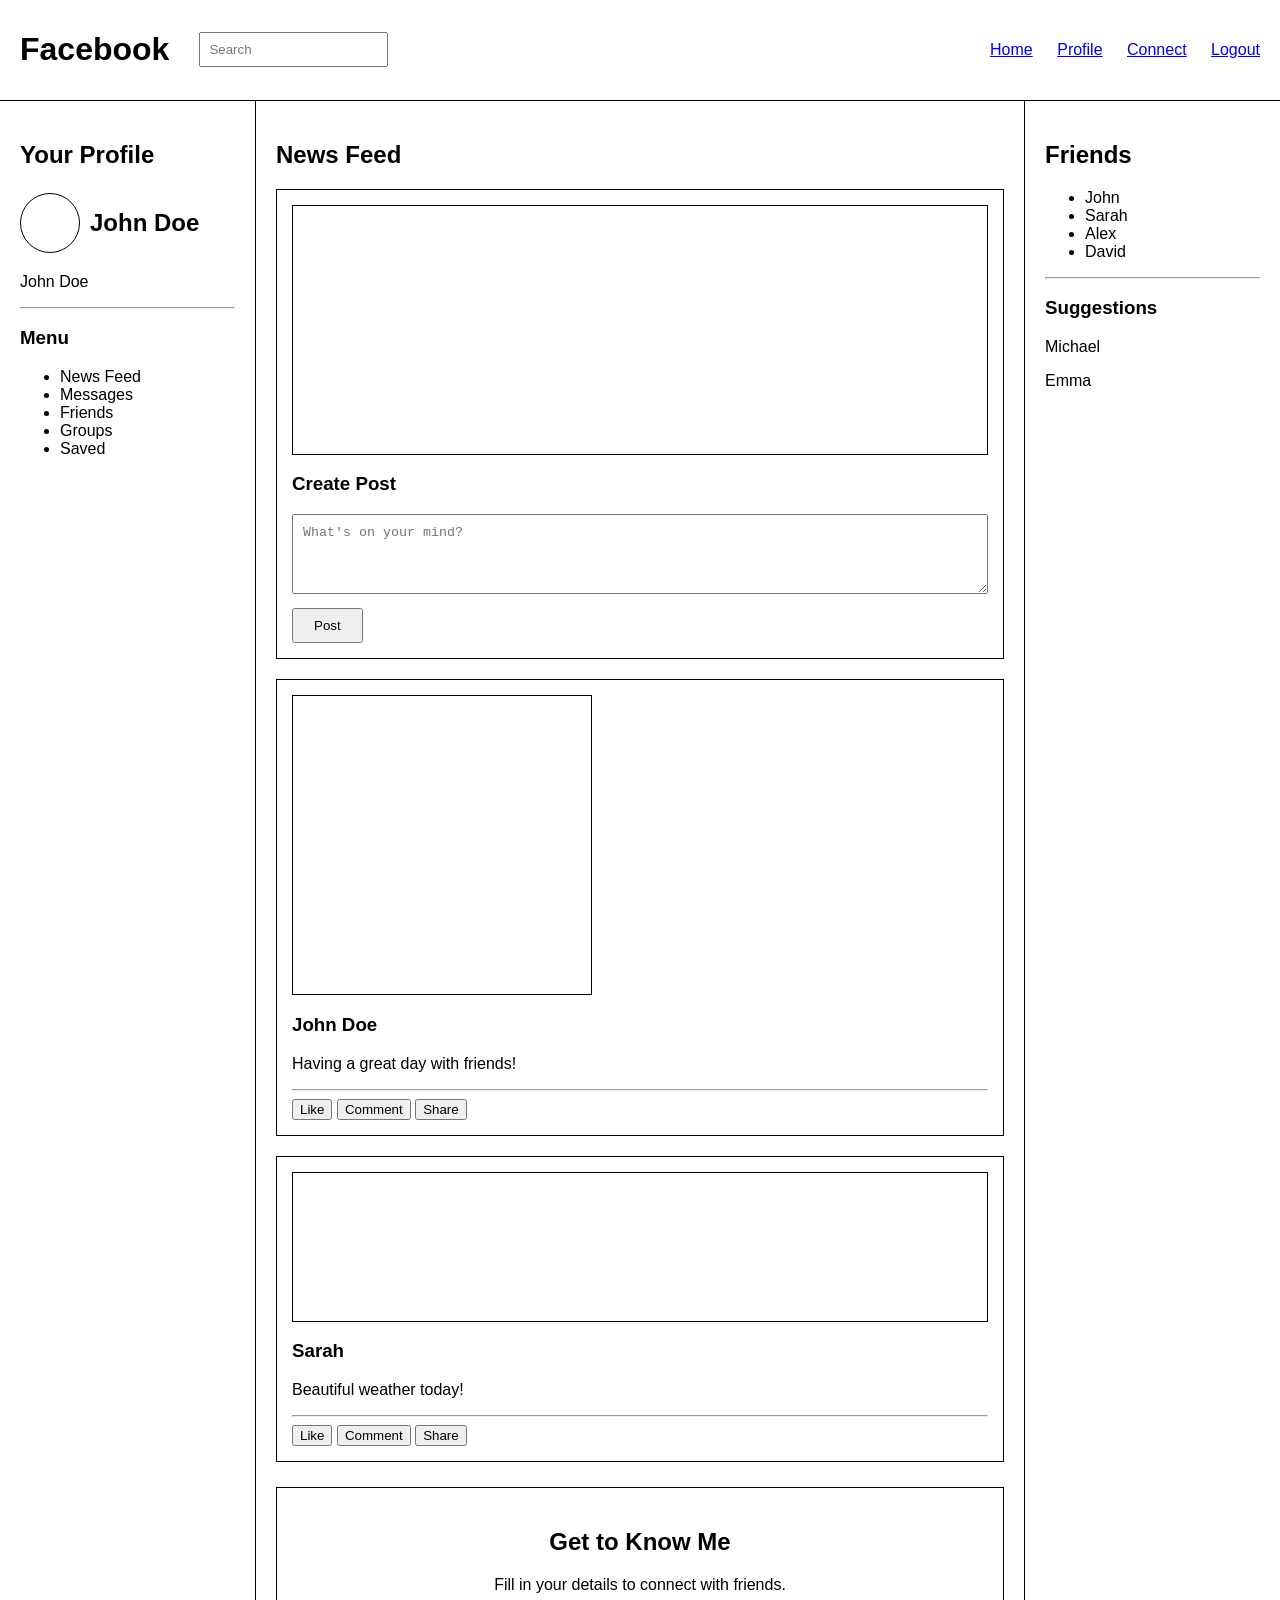
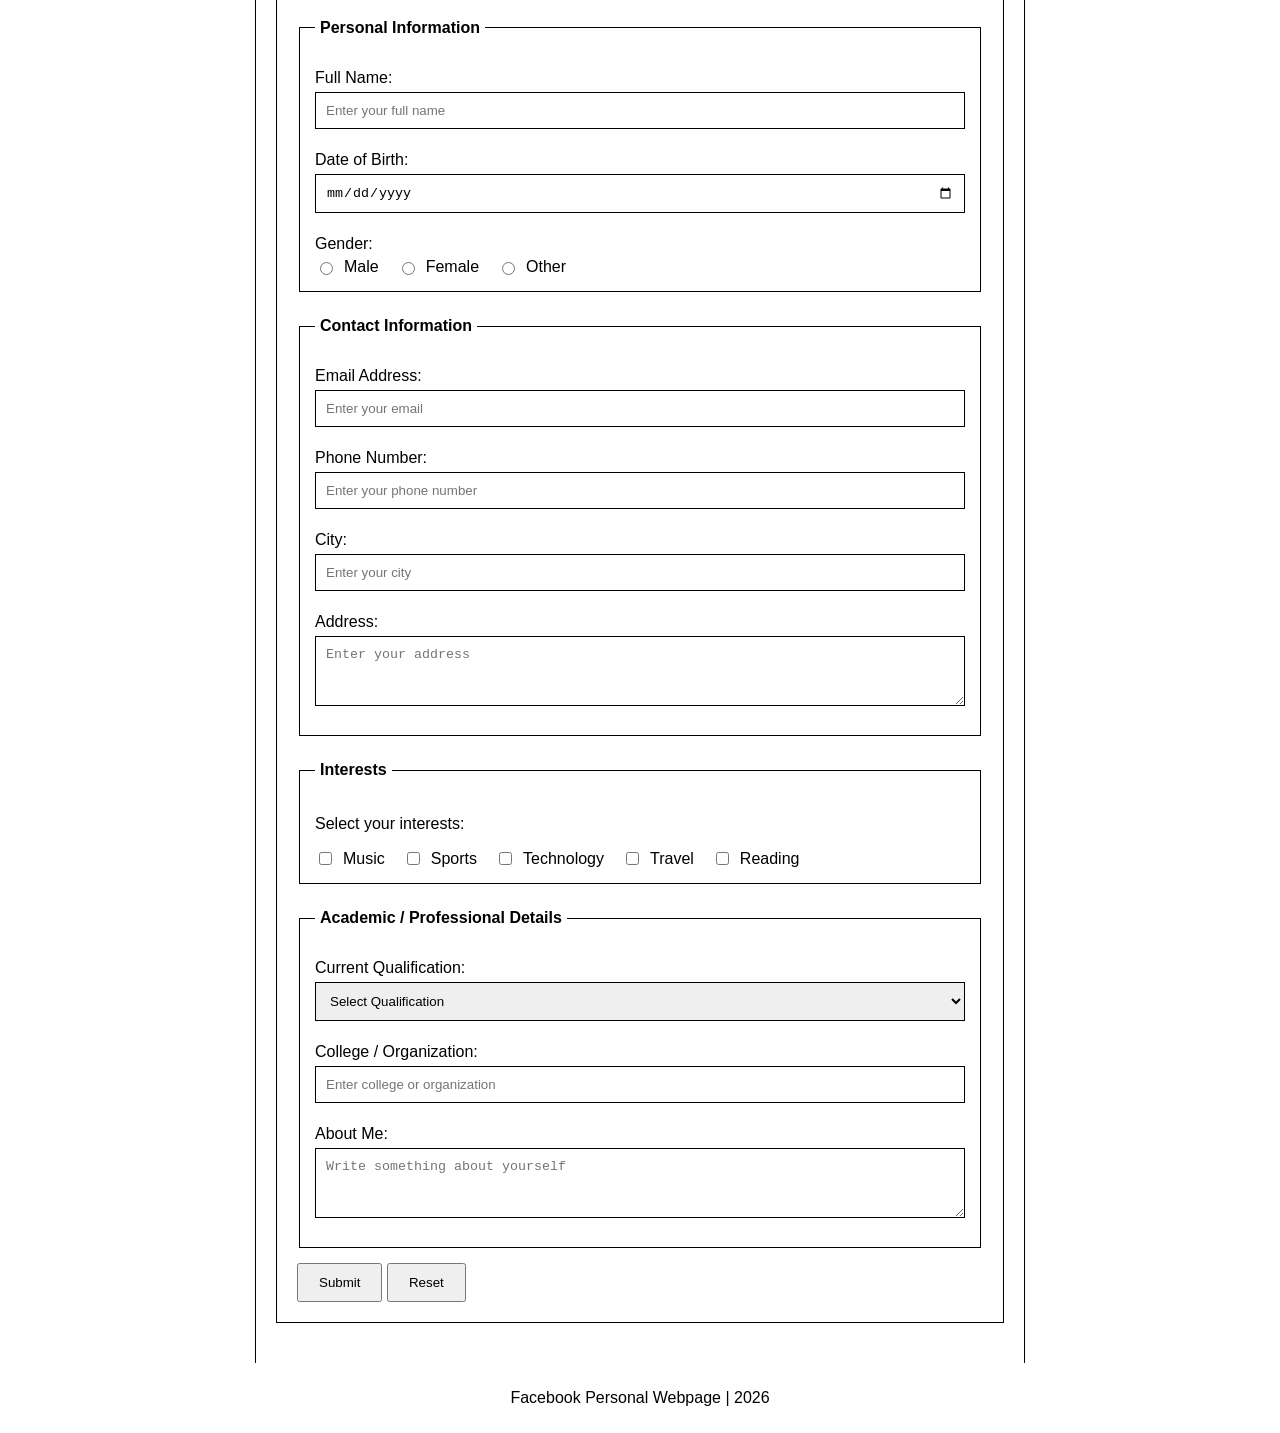
<file: Facebook-Web/index.html>
<!DOCTYPE html>
<html lang="en">

<head>
    <meta charset="UTF-8">
    <title>Facebook</title>
    <link rel="stylesheet" href="style.css">
</head>

<body>

<div class="facebook-page">

    <header class="navbar">

        <h1>Facebook</h1>

        <input type="text" placeholder="Search">

        <nav class="navigation">
            <a href="#">Home</a>
            <a href="#">Profile</a>
            <a href="#connect">Connect</a>
            <a href="#">Logout</a>
        </nav>

    </header>

    <main class="main-content">

        <aside class="left-sidebar">

            <h2>Your Profile</h2>

            <div class="profile">
                <div class="profile-circle"></div>
                <h2>John Doe</h2>
            </div>

            <p>John Doe</p>

            <hr>

            <h3>Menu</h3>

            <ul>
                <li>News Feed</li>
                <li>Messages</li>
                <li>Friends</li>
                <li>Groups</li>
                <li>Saved</li>
            </ul>

        </aside>

        <section class="feed">

            <h2>News Feed</h2>

            <section class="create-post">

                <div class="post-figure"></div>

                <h3>Create Post</h3>

                <textarea placeholder="What's on your mind?"></textarea>

                <button>Post</button>

            </section>

            <article class="post">

                <div class="post-figure square"></div>

                <h3>John Doe</h3>

                <p>Having a great day with friends!</p>

                <hr>

                <button>Like</button>
                <button>Comment</button>
                <button>Share</button>

            </article>

            <article class="post">

                <div class="post-figure small"></div>

                <h3>Sarah</h3>

                <p>Beautiful weather today!</p>

                <hr>

                <button>Like</button>
                <button>Comment</button>
                <button>Share</button>

            </article>

            <!-- Experiment 3: HTML Form -->

            <section class="profile-form-section" id="connect">

                <h2>Get to Know Me</h2>

                <p>Fill in your details to connect with friends.</p>

                <form>

                    <fieldset>

                        <legend>Personal Information</legend>

                        <label for="fullname">Full Name:</label>
                        <input type="text" id="fullname" name="fullname"
                               placeholder="Enter your full name" required>

                        <label for="dob">Date of Birth:</label>
                        <input type="date" id="dob" name="dob">

                        <label>Gender:</label>

                        <div class="form-options">

                            <input type="radio" id="male" name="gender" value="Male">
                            <label for="male">Male</label>

                            <input type="radio" id="female" name="gender" value="Female">
                            <label for="female">Female</label>

                            <input type="radio" id="other" name="gender" value="Other">
                            <label for="other">Other</label>

                        </div>

                    </fieldset>

                    <fieldset>

                        <legend>Contact Information</legend>

                        <label for="email">Email Address:</label>
                        <input type="email" id="email" name="email"
                               placeholder="Enter your email" required>

                        <label for="phone">Phone Number:</label>
                        <input type="tel" id="phone" name="phone"
                               placeholder="Enter your phone number">

                        <label for="city">City:</label>
                        <input type="text" id="city" name="city"
                               placeholder="Enter your city">

                        <label for="address">Address:</label>
                        <textarea id="address" name="address"
                                  placeholder="Enter your address"></textarea>

                    </fieldset>

                    <fieldset>

                        <legend>Interests</legend>

                        <p>Select your interests:</p>

                        <div class="form-options">

                            <input type="checkbox" id="music" name="interests" value="Music">
                            <label for="music">Music</label>

                            <input type="checkbox" id="sports" name="interests" value="Sports">
                            <label for="sports">Sports</label>

                            <input type="checkbox" id="technology" name="interests" value="Technology">
                            <label for="technology">Technology</label>

                            <input type="checkbox" id="travel" name="interests" value="Travel">
                            <label for="travel">Travel</label>

                            <input type="checkbox" id="reading" name="interests" value="Reading">
                            <label for="reading">Reading</label>

                        </div>

                    </fieldset>

                    <fieldset>

                        <legend>Academic / Professional Details</legend>

                        <label for="qualification">Current Qualification:</label>

                        <select id="qualification" name="qualification">
                            <option value="">Select Qualification</option>
                            <option>School Student</option>
                            <option>Undergraduate</option>
                            <option>Postgraduate</option>
                            <option>Working Professional</option>
                        </select>

                        <label for="institution">College / Organization:</label>
                        <input type="text" id="institution" name="institution"
                               placeholder="Enter college or organization">

                        <label for="about">About Me:</label>
                        <textarea id="about" name="about"
                                  placeholder="Write something about yourself"></textarea>

                    </fieldset>

                    <button type="submit">Submit</button>
                    <button type="reset">Reset</button>

                </form>

            </section>

        </section>

        <aside class="right-sidebar">

            <h2>Friends</h2>

            <ul>
                <li>John</li>
                <li>Sarah</li>
                <li>Alex</li>
                <li>David</li>
            </ul>

            <hr>

            <h3>Suggestions</h3>

            <p>Michael</p>
            <p>Emma</p>

        </aside>

    </main>

    <footer>
        <p>Facebook Personal Webpage | 2026</p>
    </footer>

</div>

</body>
</html>
</file>
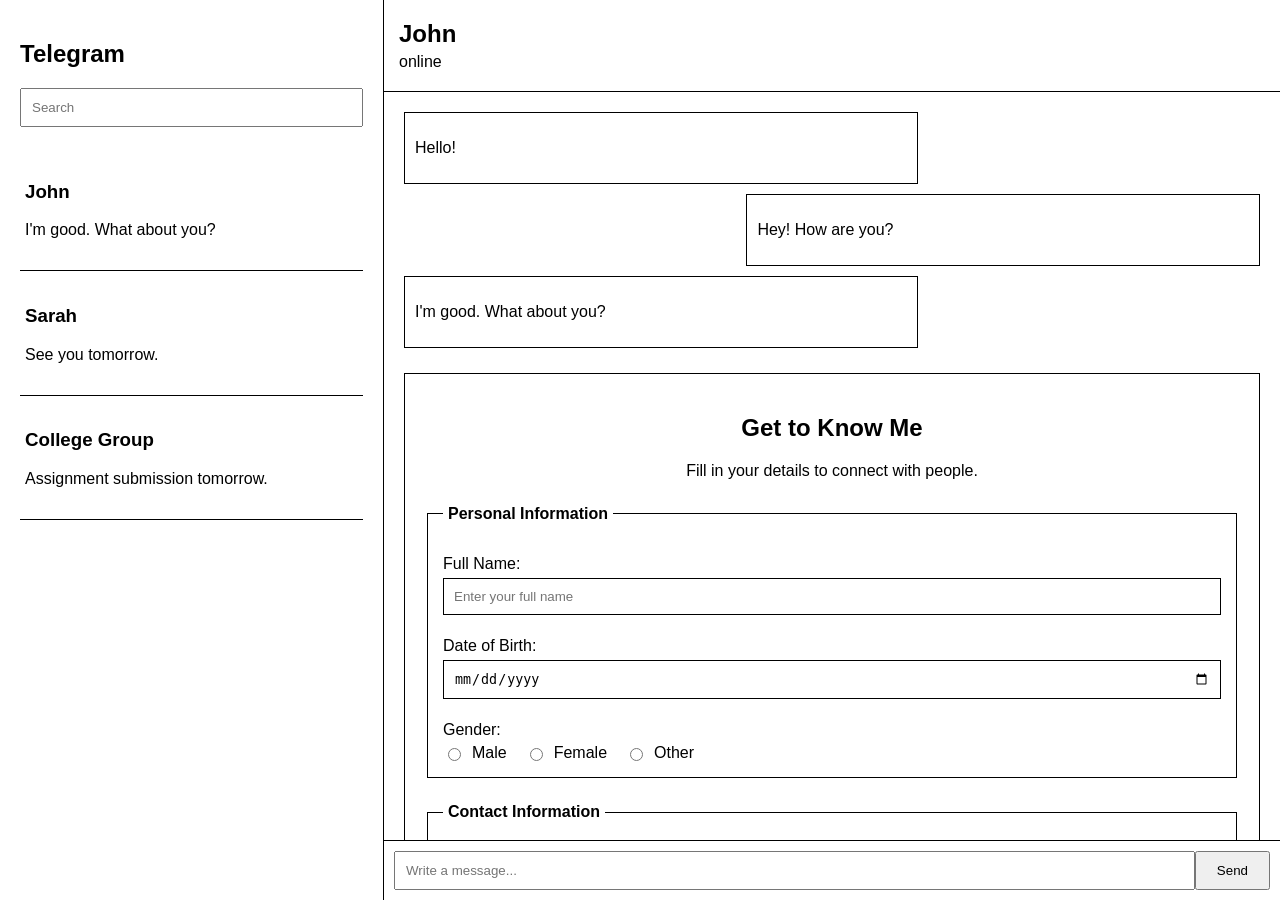
<file: Telegram-Web/index.html>
<!DOCTYPE html>
<html lang="en">

<head>
    <meta charset="UTF-8">
    <title>Telegram Web</title>
    <link rel="stylesheet" href="style.css">
</head>

<body>

<main class="telegram">

    <aside class="sidebar">

        <h1>Telegram</h1>

        <input type="text" placeholder="Search">

        <section class="chat-list">

            <article class="chat-item">
                <h3>John</h3>
                <p>I'm good. What about you?</p>
            </article>

            <article class="chat-item">
                <h3>Sarah</h3>
                <p>See you tomorrow.</p>
            </article>

            <article class="chat-item">
                <h3>College Group</h3>
                <p>Assignment submission tomorrow.</p>
            </article>

        </section>

    </aside>

    <section class="chat">

        <header class="chat-header">
            <h2>John</h2>
            <p>online</p>
        </header>

        <section class="messages">

            <article class="message received">
                <p>Hello!</p>
            </article>

            <article class="message sent">
                <p>Hey! How are you?</p>
            </article>

            <article class="message received">
                <p>I'm good. What about you?</p>
            </article>

            <!-- Experiment 3: HTML Form -->

            <section class="telegram-form-section">

                <h2>Get to Know Me</h2>

                <p>Fill in your details to connect with people.</p>

                <form>

                    <fieldset>

                        <legend>Personal Information</legend>

                        <label for="fullname">Full Name:</label>
                        <input type="text" id="fullname" name="fullname"
                               placeholder="Enter your full name" required>

                        <label for="dob">Date of Birth:</label>
                        <input type="date" id="dob" name="dob">

                        <label>Gender:</label>

                        <div class="telegram-options">

                            <input type="radio" id="male" name="gender" value="Male">
                            <label for="male">Male</label>

                            <input type="radio" id="female" name="gender" value="Female">
                            <label for="female">Female</label>

                            <input type="radio" id="other" name="gender" value="Other">
                            <label for="other">Other</label>

                        </div>

                    </fieldset>

                    <fieldset>

                        <legend>Contact Information</legend>

                        <label for="email">Email Address:</label>
                        <input type="email" id="email" name="email"
                               placeholder="Enter your email" required>

                        <label for="phone">Phone Number:</label>
                        <input type="tel" id="phone" name="phone"
                               placeholder="Enter your phone number">

                        <label for="city">City:</label>
                        <input type="text" id="city" name="city"
                               placeholder="Enter your city">

                        <label for="address">Address:</label>
                        <textarea id="address" name="address"
                                  placeholder="Enter your address"></textarea>

                    </fieldset>

                    <fieldset>

                        <legend>Interests</legend>

                        <p>Select your interests:</p>

                        <div class="telegram-options">

                            <input type="checkbox" id="music" name="interests" value="Music">
                            <label for="music">Music</label>

                            <input type="checkbox" id="gaming" name="interests" value="Gaming">
                            <label for="gaming">Gaming</label>

                            <input type="checkbox" id="technology" name="interests" value="Technology">
                            <label for="technology">Technology</label>

                            <input type="checkbox" id="education" name="interests" value="Education">
                            <label for="education">Education</label>

                            <input type="checkbox" id="sports" name="interests" value="Sports">
                            <label for="sports">Sports</label>

                        </div>

                    </fieldset>

                    <fieldset>

                        <legend>Academic / Professional Details</legend>

                        <label for="qualification">Current Qualification:</label>

                        <select id="qualification" name="qualification">
                            <option value="">Select Qualification</option>
                            <option>School Student</option>
                            <option>Undergraduate</option>
                            <option>Postgraduate</option>
                            <option>Working Professional</option>
                        </select>

                        <label for="institution">College / Organization:</label>
                        <input type="text" id="institution" name="institution"
                               placeholder="Enter college or organization">

                        <label for="about">About Yourself:</label>
                        <textarea id="about" name="about"
                                  placeholder="Write something about yourself"></textarea>

                    </fieldset>

                    <button type="submit">Submit</button>
                    <button type="reset">Reset</button>

                </form>

            </section>

        </section>

        <footer class="message-input">

            <input type="text" placeholder="Write a message...">

            <button>Send</button>

        </footer>

    </section>

</main>

</body>
</html>
</file>
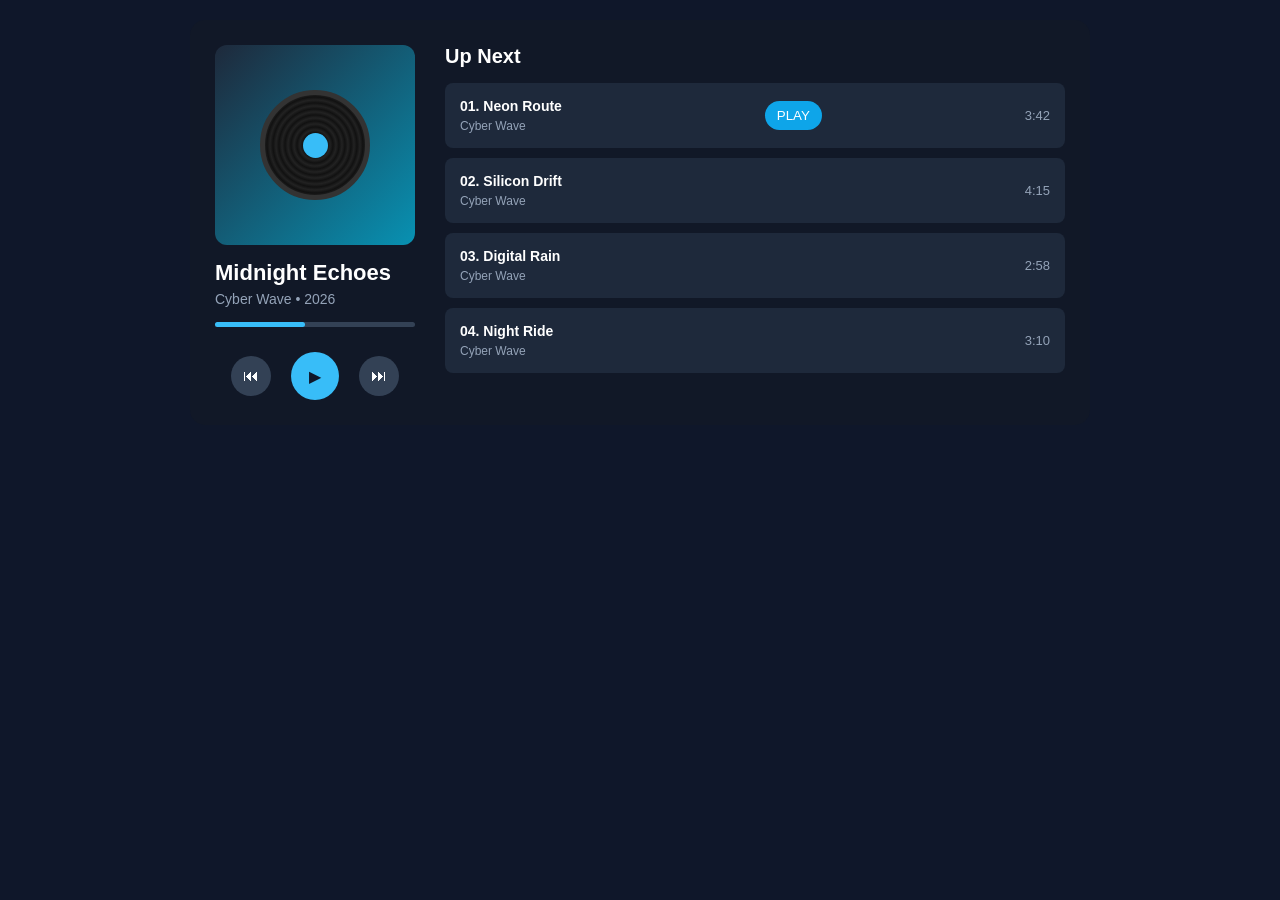
<file: Responsive_UI_Assignment1/task3.html>
<!DOCTYPE html>
<html lang="en">
<head>
    <meta charset="UTF-8">
    <meta name="viewport" content="width=device-width, initial-scale=1.0">
    <title>Music Player</title>

    <style>

        * {
            box-sizing: border-box;
            margin: 0;
            padding: 0;
        }

        body {
            font-family: Arial, sans-serif;
            background-color: #0f172a;
            color: white;
            padding: 20px;
        }

        /* Main Container */

        .component-container {
            width: 100%;
            max-width: 900px;
            margin: auto;
            background-color: #111827;
            padding: 25px;
            border-radius: 15px;
            display: grid;
            grid-template-columns: 1fr;
            gap: 25px;
        }

        /* Album Section */

        .album-section {
            display: flex;
            flex-direction: column;
            gap: 15px;
        }

        .album-cover {
            width: 100%;
            height: 200px;
            background: linear-gradient(135deg, #1e293b, #0891b2);
            border-radius: 12px;
            display: flex;
            justify-content: center;
            align-items: center;
        }

        .vinyl {
            width: 110px;
            height: 110px;
            background: repeating-radial-gradient(
                circle,
                #111 0px,
                #222 3px,
                #111 6px
            );
            border-radius: 50%;
            border: 5px solid #333;
            display: flex;
            justify-content: center;
            align-items: center;
            animation: spin 5s linear infinite;
        }

        .vinyl::after {
            content: "";
            width: 25px;
            height: 25px;
            background-color: #38bdf8;
            border-radius: 50%;
        }

        @keyframes spin {
            from {
                transform: rotate(0deg);
            }

            to {
                transform: rotate(360deg);
            }
        }

        .album-info h2 {
            font-size: 22px;
            margin-bottom: 5px;
        }

        .album-info p {
            color: #94a3b8;
            font-size: 14px;
        }

        /* Progress Bar */

        .progress-container {
            width: 100%;
            height: 5px;
            background-color: #334155;
            border-radius: 10px;
        }

        .progress {
            width: 45%;
            height: 5px;
            background-color: #38bdf8;
            border-radius: 10px;
        }

        /* Playback Controls */

        .controls {
            display: flex;
            justify-content: center;
            align-items: center;
            gap: 20px;
            margin-top: 10px;
        }

        .controls button {
            border: none;
            background-color: #334155;
            color: white;
            width: 40px;
            height: 40px;
            border-radius: 50%;
            cursor: pointer;
            font-size: 16px;
            transition: transform 0.3s ease;
        }

        .controls button:hover {
            background-color: #0ea5e9;
        }

        .controls button:active {
            transform: scale(0.9);
        }

        .controls .play {
            background-color: #38bdf8;
            color: #0f172a;
            width: 48px;
            height: 48px;
        }

        /* Playlist Section */

        .playlist-section h3 {
            margin-bottom: 15px;
            font-size: 20px;
        }

        .track {
            display: flex;
            justify-content: space-between;
            align-items: center;
            background-color: #1e293b;
            padding: 15px;
            margin-bottom: 10px;
            border-radius: 8px;
            transition: transform 0.3s ease,
                        background-color 0.3s ease;
        }

        .track:hover {
            transform: translateX(6px);
            background-color: #334155;
        }

        .track-info h4 {
            font-size: 14px;
            margin-bottom: 5px;
        }

        .track-info p {
            color: #94a3b8;
            font-size: 12px;
        }

        .duration {
            color: #94a3b8;
            font-size: 13px;
        }

        .play-btn {
            background-color: #0ea5e9;
            color: white;
            border: none;
            padding: 7px 12px;
            border-radius: 15px;
            cursor: pointer;
        }

        /* Desktop Layout */

        @media (min-width: 768px) {

            .component-container {
                grid-template-columns: 200px 1fr;
                gap: 30px;
            }

            .album-cover {
                height: 200px;
            }

        }

    </style>
</head>

<body>

    <main class="component-container">

        <!-- Album Section -->

        <section class="album-section">

            <div class="album-cover">
                <div class="vinyl"></div>
            </div>

            <div class="album-info">
                <h2>Midnight Echoes</h2>
                <p>Cyber Wave • 2026</p>
            </div>

            <div class="progress-container">
                <div class="progress"></div>
            </div>

            <div class="controls">
                <button>⏮</button>
                <button class="play">▶</button>
                <button>⏭</button>
            </div>

        </section>

        <!-- Playlist Section -->

        <section class="playlist-section">

            <h3>Up Next</h3>

            <div class="track">
                <div class="track-info">
                    <h4>01. Neon Route</h4>
                    <p>Cyber Wave</p>
                </div>
                <button class="play-btn">PLAY</button>
                <span class="duration">3:42</span>
            </div>

            <div class="track">
                <div class="track-info">
                    <h4>02. Silicon Drift</h4>
                    <p>Cyber Wave</p>
                </div>
                <span class="duration">4:15</span>
            </div>

            <div class="track">
                <div class="track-info">
                    <h4>03. Digital Rain</h4>
                    <p>Cyber Wave</p>
                </div>
                <span class="duration">2:58</span>
            </div>

            <div class="track">
                <div class="track-info">
                    <h4>04. Night Ride</h4>
                    <p>Cyber Wave</p>
                </div>
                <span class="duration">3:10</span>
            </div>

        </section>

    </main>

</body>
</html>
</file>
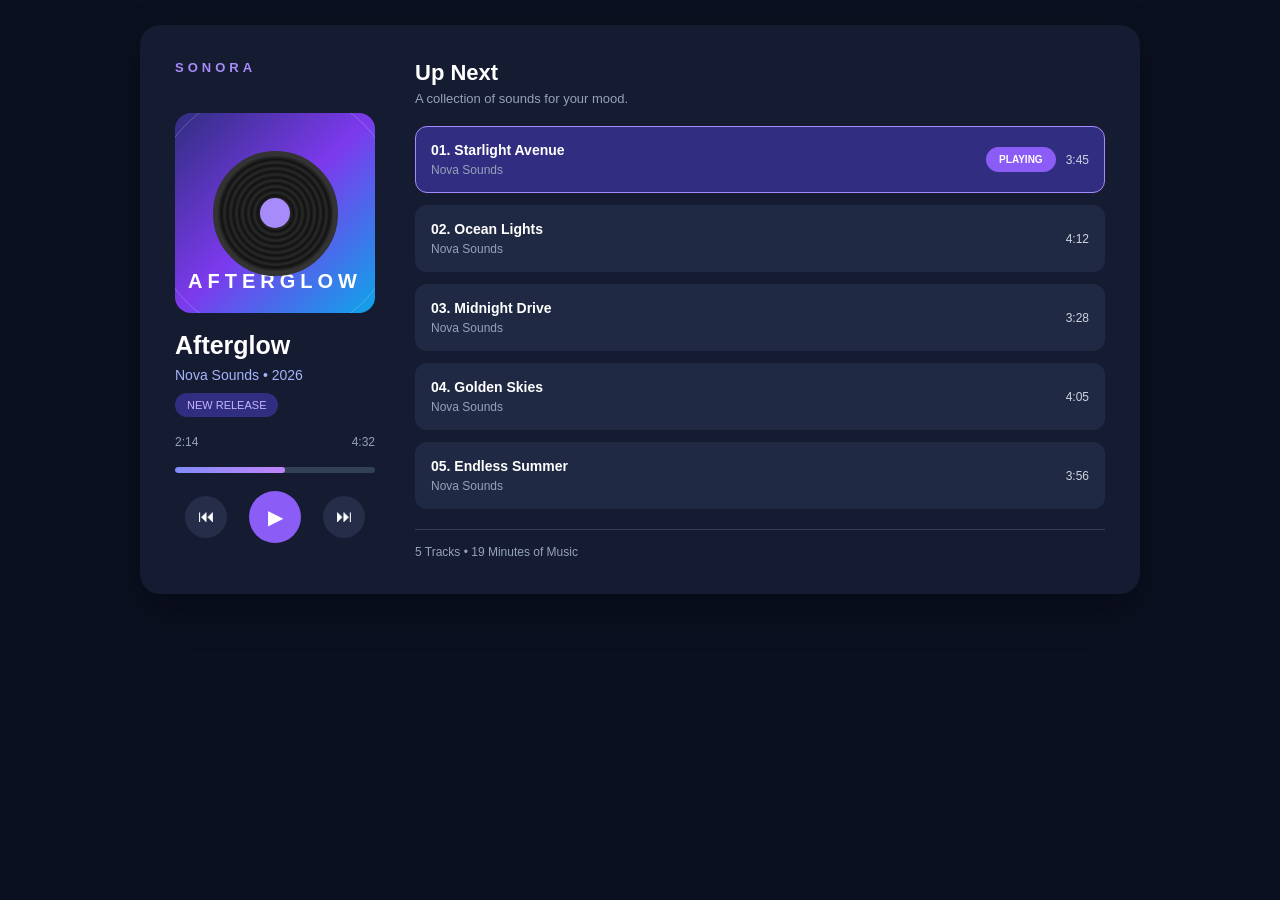
<file: Responsive_UI_Assignment1/task3_v2.html>
<!DOCTYPE html>
<html lang="en">
<head>
    <meta charset="UTF-8">
    <meta name="viewport" content="width=device-width, initial-scale=1.0">
    <title>SONORA - Music Player</title>

    <style>

        * {
            box-sizing: border-box;
            margin: 0;
            padding: 0;
        }

        body {
            font-family: Arial, sans-serif;
            background: #0b1020;
            color: white;
            padding: 25px 15px;
        }

        .component-container {
            width: 100%;
            max-width: 1000px;
            margin: auto;
            background: #151b30;
            padding: 25px;
            border-radius: 20px;
            display: grid;
            grid-template-columns: 1fr;
            gap: 30px;
            box-shadow: 0 15px 40px rgba(0,0,0,0.3);
        }

        .brand {
            color: #a78bfa;
            font-size: 13px;
            font-weight: bold;
            letter-spacing: 4px;
            margin-bottom: 20px;
        }

        /* Album Section */

        .album-section {
            display: flex;
            flex-direction: column;
            gap: 18px;
        }

        .album-cover {
            width: 100%;
            height: 230px;
            border-radius: 16px;
            background: linear-gradient(135deg, #312e81, #7c3aed, #0ea5e9);
            display: flex;
            justify-content: center;
            align-items: center;
            position: relative;
            overflow: hidden;
        }

        .album-cover::before {
            content: "";
            position: absolute;
            width: 250px;
            height: 250px;
            border: 1px solid rgba(255,255,255,0.2);
            border-radius: 50%;
        }

        .album-cover::after {
            content: "AFTERGLOW";
            position: absolute;
            bottom: 20px;
            font-size: 20px;
            font-weight: bold;
            letter-spacing: 5px;
        }

        .vinyl {
            width: 125px;
            height: 125px;
            border-radius: 50%;
            background: repeating-radial-gradient(
                circle,
                #111 0px,
                #292929 3px,
                #111 6px
            );
            display: flex;
            justify-content: center;
            align-items: center;
            border: 5px solid #333;
            animation: spin 6s linear infinite;
            z-index: 1;
        }

        .vinyl::after {
            content: "";
            width: 30px;
            height: 30px;
            background: #a78bfa;
            border-radius: 50%;
        }

        @keyframes spin {
            from {
                transform: rotate(0deg);
            }

            to {
                transform: rotate(360deg);
            }
        }

        .album-info h2 {
            font-size: 25px;
            margin-bottom: 7px;
        }

        .album-info p {
            color: #a5b4fc;
            font-size: 14px;
        }

        .album-tag {
            display: inline-block;
            background: #312e81;
            color: #c4b5fd;
            padding: 6px 12px;
            border-radius: 20px;
            font-size: 11px;
            margin-top: 10px;
        }

        /* Progress */

        .time-info {
            display: flex;
            justify-content: space-between;
            color: #94a3b8;
            font-size: 12px;
        }

        .progress-container {
            width: 100%;
            height: 6px;
            background: #334155;
            border-radius: 10px;
            overflow: hidden;
        }

        .progress {
            width: 55%;
            height: 100%;
            background: linear-gradient(to right, #818cf8, #c084fc);
            border-radius: 10px;
        }

        /* Controls */

        .controls {
            display: flex;
            justify-content: center;
            align-items: center;
            gap: 22px;
        }

        .controls button {
            width: 42px;
            height: 42px;
            border: none;
            border-radius: 50%;
            background: #252d48;
            color: white;
            cursor: pointer;
            font-size: 17px;
            transition: transform 0.3s ease,
                        background 0.3s ease;
        }

        .controls button:hover {
            background: #7c3aed;
        }

        .controls button:active {
            transform: scale(0.9);
        }

        .controls .play {
            width: 52px;
            height: 52px;
            background: #8b5cf6;
            font-size: 20px;
        }

        /* Playlist */

        .playlist-section h2 {
            font-size: 22px;
            margin-bottom: 5px;
        }

        .playlist-section .subtitle {
            color: #94a3b8;
            font-size: 13px;
            margin-bottom: 20px;
        }

        .track {
            display: flex;
            justify-content: space-between;
            align-items: center;
            gap: 10px;
            padding: 15px;
            background: #202943;
            border: 1px solid transparent;
            border-radius: 12px;
            margin-bottom: 12px;
            transition: transform 0.3s ease,
                        background 0.3s ease,
                        border-color 0.3s ease;
        }

        .track:hover {
            transform: translateX(6px);
            background: #2d3656;
            border-color: #8b5cf6;
        }

        .track.active {
            background: #312e81;
            border-color: #a78bfa;
        }

        .track-info {
            flex: 1;
        }

        .track-info h3 {
            font-size: 14px;
            margin-bottom: 5px;
        }

        .track-info p {
            font-size: 12px;
            color: #94a3b8;
        }

        .duration {
            font-size: 12px;
            color: #cbd5e1;
            white-space: nowrap;
        }

        .play-btn {
            border: none;
            background: #8b5cf6;
            color: white;
            padding: 7px 13px;
            border-radius: 20px;
            cursor: pointer;
            font-size: 10px;
            font-weight: bold;
        }

        .playlist-footer {
            margin-top: 20px;
            padding-top: 15px;
            border-top: 1px solid #334155;
            color: #94a3b8;
            font-size: 12px;
        }

        /* Desktop Layout */

        @media (min-width: 768px) {

            .component-container {
                grid-template-columns: 200px 1fr;
                gap: 40px;
                padding: 35px;
            }

            .album-cover {
                height: 200px;
            }

        }

    </style>
</head>

<body>

    <main class="component-container">

        <!-- Album Section -->

        <section class="album-section">

            <div class="brand">SONORA</div>

            <div class="album-cover">
                <div class="vinyl"></div>
            </div>

            <div class="album-info">
                <h2>Afterglow</h2>
                <p>Nova Sounds • 2026</p>
                <span class="album-tag">NEW RELEASE</span>
            </div>

            <div class="time-info">
                <span>2:14</span>
                <span>4:32</span>
            </div>

            <div class="progress-container">
                <div class="progress"></div>
            </div>

            <div class="controls">
                <button>⏮</button>
                <button class="play">▶</button>
                <button>⏭</button>
            </div>

        </section>

        <!-- Playlist Section -->

        <section class="playlist-section">

            <h2>Up Next</h2>
            <p class="subtitle">A collection of sounds for your mood.</p>

            <div class="track active">

                <div class="track-info">
                    <h3>01. Starlight Avenue</h3>
                    <p>Nova Sounds</p>
                </div>

                <button class="play-btn">PLAYING</button>

                <span class="duration">3:45</span>

            </div>

            <div class="track">

                <div class="track-info">
                    <h3>02. Ocean Lights</h3>
                    <p>Nova Sounds</p>
                </div>

                <span class="duration">4:12</span>

            </div>

            <div class="track">

                <div class="track-info">
                    <h3>03. Midnight Drive</h3>
                    <p>Nova Sounds</p>
                </div>

                <span class="duration">3:28</span>

            </div>

            <div class="track">

                <div class="track-info">
                    <h3>04. Golden Skies</h3>
                    <p>Nova Sounds</p>
                </div>

                <span class="duration">4:05</span>

            </div>

            <div class="track">

                <div class="track-info">
                    <h3>05. Endless Summer</h3>
                    <p>Nova Sounds</p>
                </div>

                <span class="duration">3:56</span>

            </div>

            <div class="playlist-footer">
                5 Tracks • 19 Minutes of Music
            </div>

        </section>

    </main>

</body>
</html>
</file>
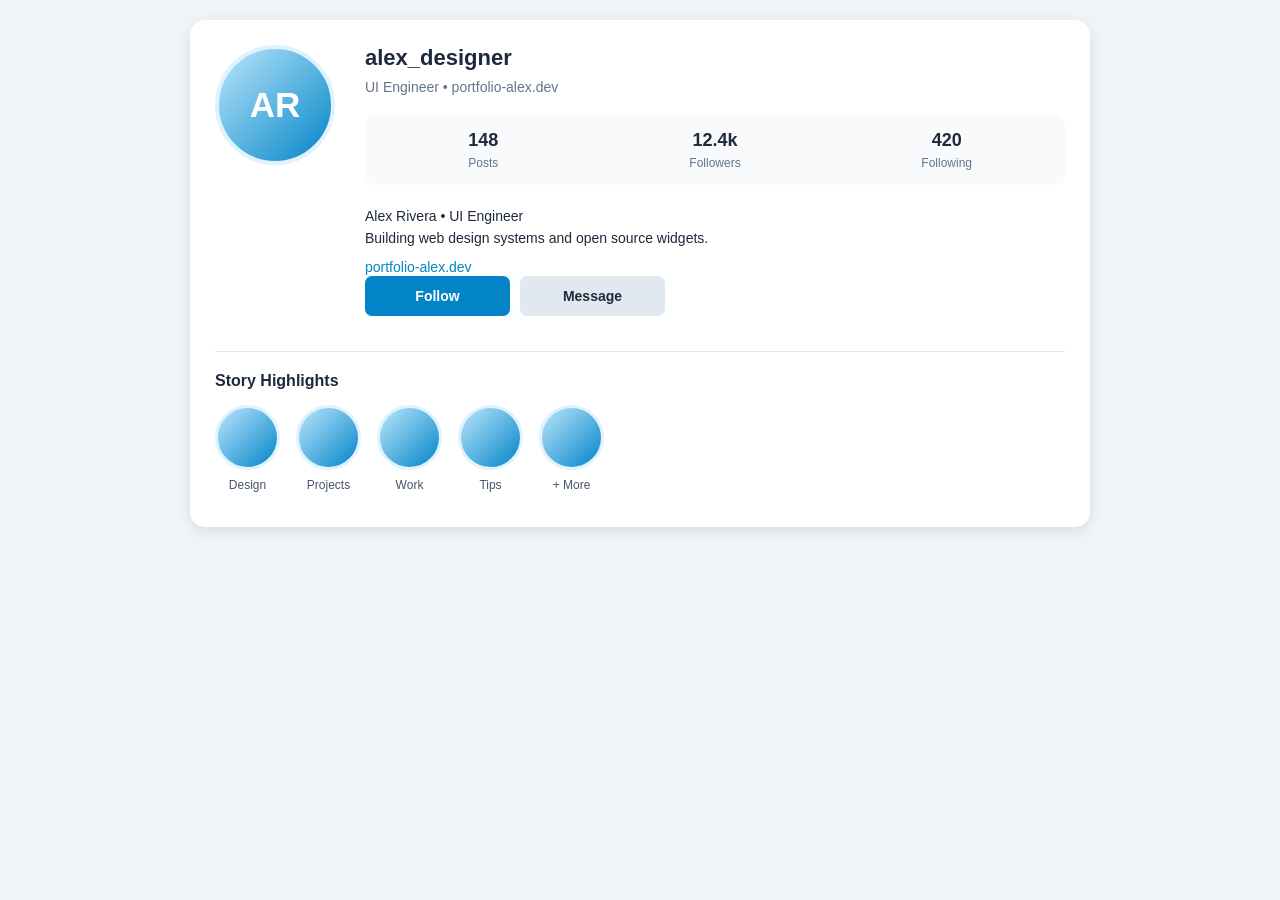
<file: Responsive_UI_Assignment1/task4.html>
<!DOCTYPE html>
<html lang="en">
<head>
    <meta charset="UTF-8">
    <meta name="viewport" content="width=device-width, initial-scale=1.0">
    <title>Creator Profile</title>

    <style>

        * {
            box-sizing: border-box;
            margin: 0;
            padding: 0;
        }

        body {
            font-family: Arial, sans-serif;
            background-color: #f1f5f9;
            color: #1e293b;
            padding: 20px;
        }

        /* Main Container */

        .component-container {
            width: 100%;
            max-width: 900px;
            margin: auto;
            background-color: white;
            padding: 25px;
            border-radius: 15px;
            box-shadow: 0 4px 15px rgba(0, 0, 0, 0.1);
        }

        /* Profile Header */

        .profile-header {
            display: flex;
            flex-direction: column;
            align-items: center;
            text-align: center;
            gap: 20px;
        }

        /* Avatar */

        .avatar {
            width: 120px;
            height: 120px;
            border-radius: 50%;
            background: linear-gradient(135deg, #bae6fd, #0284c7);
            display: flex;
            justify-content: center;
            align-items: center;
            font-size: 35px;
            font-weight: bold;
            color: white;
            border: 4px solid #e0f2fe;
            transition: transform 0.25s ease;
        }

        .avatar:hover {
            transform: scale(1.05);
        }

        /* Profile Details */

        .profile-details {
            width: 100%;
        }

        .username {
            font-size: 22px;
            margin-bottom: 8px;
        }

        .profession {
            color: #64748b;
            font-size: 14px;
            margin-bottom: 10px;
        }

        .bio {
            font-size: 14px;
            line-height: 1.6;
            margin-bottom: 8px;
        }

        .portfolio {
            color: #0284c7;
            text-decoration: none;
            font-size: 14px;
        }

        /* Statistics */

        .stats {
            display: grid;
            grid-template-columns: repeat(3, 1fr);
            background-color: #f8fafc;
            padding: 15px 5px;
            border-radius: 10px;
            margin: 20px 0;
            gap: 5px;
        }

        .stat-box {
            text-align: center;
        }

        .stat-box h3 {
            font-size: 18px;
            margin-bottom: 5px;
        }

        .stat-box p {
            color: #64748b;
            font-size: 12px;
        }

        /* Buttons */

        .buttons {
            display: flex;
            gap: 10px;
            width: 100%;
        }

        .buttons button {
            flex: 1;
            padding: 12px;
            border-radius: 7px;
            border: none;
            cursor: pointer;
            font-size: 14px;
            font-weight: bold;
            transition: transform 0.25s ease,
                        background-color 0.25s ease;
        }

        .follow {
            background-color: #0284c7;
            color: white;
        }

        .message {
            background-color: #e2e8f0;
            color: #1e293b;
        }

        .buttons button:hover {
            opacity: 0.85;
        }

        .buttons button:active {
            transform: scale(0.96);
        }

        /* Story Highlights */

        .highlights {
            margin-top: 35px;
            border-top: 1px solid #e2e8f0;
            padding-top: 20px;
        }

        .highlights h3 {
            font-size: 16px;
            margin-bottom: 15px;
        }

        .story-list {
            display: flex;
            overflow-x: auto;
            gap: 1rem;
            padding-bottom: 10px;
        }

        .story {
            display: flex;
            flex-direction: column;
            align-items: center;
            gap: 8px;
            flex-shrink: 0;
            font-size: 12px;
            color: #475569;
        }

        .story-circle {
            width: 65px;
            height: 65px;
            border-radius: 50%;
            background: linear-gradient(135deg, #bae6fd, #0284c7);
            border: 3px solid #e0f2fe;
        }

        .more {
            justify-content: center;
        }

        /* Desktop Layout */

        @media (min-width: 768px) {

            .profile-header {
                flex-direction: row;
                align-items: flex-start;
                text-align: left;
                gap: 30px;
            }

            .avatar {
                flex-shrink: 0;
            }

            .profile-details {
                flex: 1;
            }

            .buttons {
                max-width: 300px;
            }

        }

    </style>
</head>

<body>

    <main class="component-container">

        <!-- Profile Header -->

        <section class="profile-header">

            <div class="avatar">
                AR
            </div>

            <div class="profile-details">

                <h2 class="username">alex_designer</h2>

                <p class="profession">
                    UI Engineer • portfolio-alex.dev
                </p>

                <div class="stats">

                    <div class="stat-box">
                        <h3>148</h3>
                        <p>Posts</p>
                    </div>

                    <div class="stat-box">
                        <h3>12.4k</h3>
                        <p>Followers</p>
                    </div>

                    <div class="stat-box">
                        <h3>420</h3>
                        <p>Following</p>
                    </div>

                </div>

                <p class="bio">
                    Alex Rivera • UI Engineer
                    <br>
                    Building web design systems and open source widgets.
                </p>

                <a href="#" class="portfolio">
                    portfolio-alex.dev
                </a>

                <div class="buttons">

                    <button class="follow">
                        Follow
                    </button>

                    <button class="message">
                        Message
                    </button>

                </div>

            </div>

        </section>

        <!-- Story Highlights -->

        <section class="highlights">

            <h3>Story Highlights</h3>

            <div class="story-list">

                <div class="story">
                    <div class="story-circle"></div>
                    <p>Design</p>
                </div>

                <div class="story">
                    <div class="story-circle"></div>
                    <p>Projects</p>
                </div>

                <div class="story">
                    <div class="story-circle"></div>
                    <p>Work</p>
                </div>

                <div class="story">
                    <div class="story-circle"></div>
                    <p>Tips</p>
                </div>

                <div class="story more">
                    <div class="story-circle"></div>
                    <p>+ More</p>
                </div>

            </div>

        </section>

    </main>

</body>
</html>
</file>
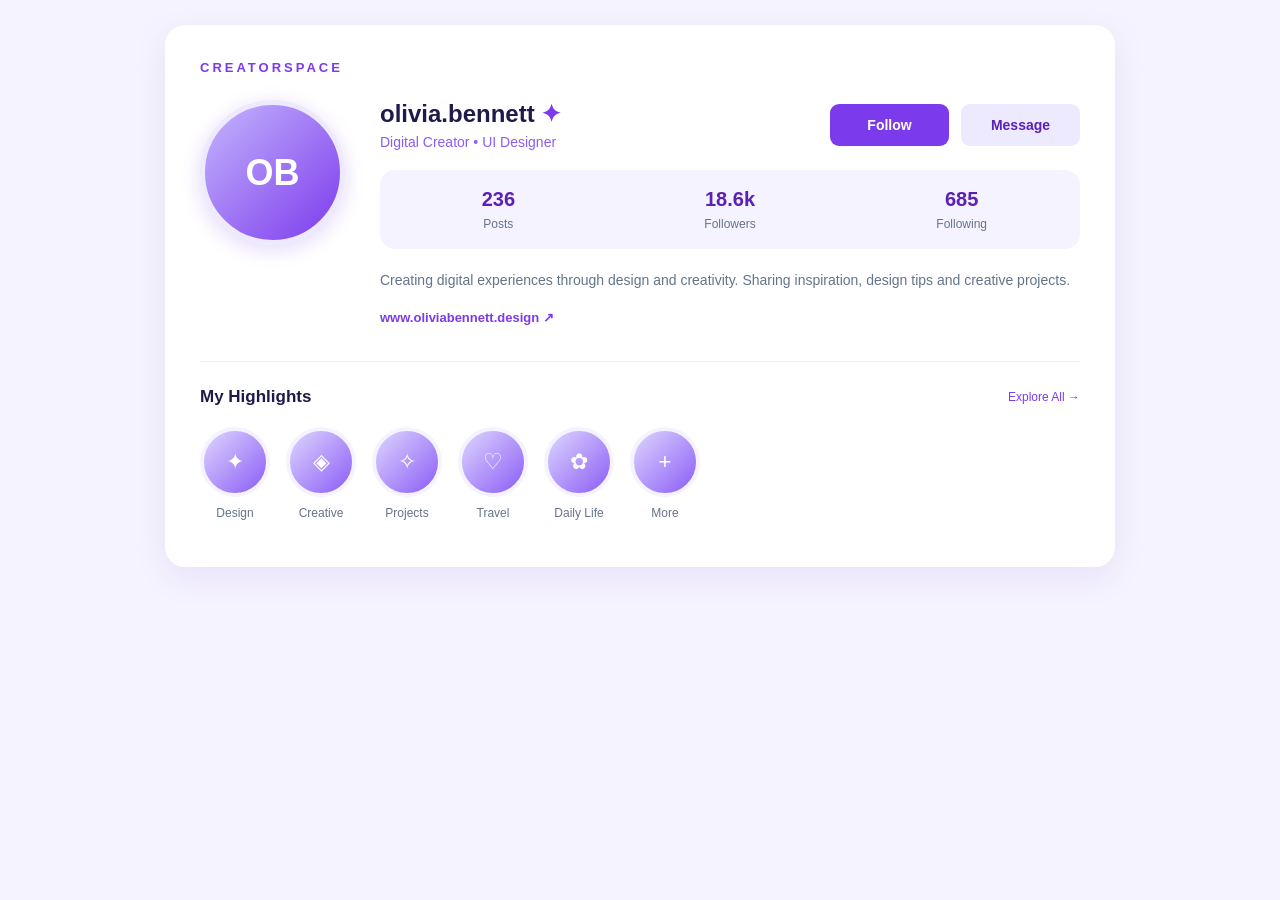
<file: Responsive_UI_Assignment1/task4_v2.html>
<!DOCTYPE html>
<html lang="en">
<head>
    <meta charset="UTF-8">
    <meta name="viewport" content="width=device-width, initial-scale=1.0">
    <title>CreatorSpace Profile</title>

    <style>

        * {
            box-sizing: border-box;
            margin: 0;
            padding: 0;
        }

        body {
            font-family: Arial, sans-serif;
            background: #f5f3ff;
            color: #1e1b4b;
            padding: 25px 15px;
        }

        .component-container {
            width: 100%;
            max-width: 950px;
            margin: auto;
            background: white;
            padding: 25px;
            border-radius: 20px;
            box-shadow: 0 10px 35px rgba(76,29,149,0.08);
        }

        .brand {
            color: #7c3aed;
            font-size: 13px;
            font-weight: bold;
            letter-spacing: 3px;
            margin-bottom: 25px;
        }

        /* Profile Header */

        .profile-header {
            display: flex;
            flex-direction: column;
            align-items: center;
            text-align: center;
            gap: 20px;
        }

        /* Avatar */

        .avatar {
            width: 125px;
            height: 125px;
            flex-shrink: 0;
            border-radius: 50%;
            background: linear-gradient(135deg, #c4b5fd, #7c3aed);
            display: flex;
            justify-content: center;
            align-items: center;
            color: white;
            font-size: 36px;
            font-weight: bold;
            border: 5px solid #ede9fe;
            box-shadow: 0 5px 20px rgba(124,58,237,0.2);
            transition: transform 0.25s ease;
        }

        .avatar:hover {
            transform: scale(1.05);
        }

        /* Profile Details */

        .profile-details {
            width: 100%;
        }

        .username-row {
            display: flex;
            flex-direction: column;
            align-items: center;
            gap: 15px;
        }

        .username {
            font-size: 24px;
            margin-bottom: 6px;
        }

        .verified {
            color: #7c3aed;
        }

        .profession {
            color: #8b5cf6;
            font-size: 14px;
        }

        .bio {
            font-size: 14px;
            line-height: 1.7;
            color: #64748b;
            margin: 15px 0;
        }

        .portfolio {
            display: inline-block;
            color: #7c3aed;
            text-decoration: none;
            font-weight: bold;
            font-size: 13px;
        }

        /* Statistics */

        .stats {
            display: grid;
            grid-template-columns: repeat(3, 1fr);
            background: #f5f3ff;
            border-radius: 15px;
            padding: 18px 5px;
            margin: 20px 0;
            gap: 5px;
        }

        .stat-box {
            text-align: center;
        }

        .stat-box h3 {
            font-size: 20px;
            margin-bottom: 6px;
            color: #5b21b6;
        }

        .stat-box p {
            color: #64748b;
            font-size: 12px;
        }

        /* Buttons */

        .buttons {
            display: flex;
            gap: 12px;
            width: 100%;
        }

        .buttons button {
            flex: 1;
            padding: 13px;
            border-radius: 9px;
            border: none;
            cursor: pointer;
            font-weight: bold;
            font-size: 14px;
            transition: transform 0.25s ease,
                        background 0.25s ease;
        }

        .follow {
            background: #7c3aed;
            color: white;
        }

        .message {
            background: #ede9fe;
            color: #5b21b6;
        }

        .buttons button:hover {
            opacity: 0.85;
        }

        .buttons button:active {
            transform: scale(0.96);
        }

        /* Story Highlights */

        .highlights {
            margin-top: 35px;
            padding-top: 25px;
            border-top: 1px solid #ede9fe;
        }

        .highlight-heading {
            display: flex;
            justify-content: space-between;
            align-items: center;
            margin-bottom: 20px;
        }

        .highlight-heading h3 {
            font-size: 17px;
        }

        .highlight-heading a {
            color: #7c3aed;
            text-decoration: none;
            font-size: 12px;
        }

        .story-list {
            display: flex;
            overflow-x: auto;
            gap: 1rem;
            padding-bottom: 12px;
        }

        .story {
            display: flex;
            flex-direction: column;
            align-items: center;
            gap: 9px;
            flex-shrink: 0;
            color: #64748b;
            font-size: 12px;
        }

        .story-circle {
            width: 70px;
            height: 70px;
            border-radius: 50%;
            background: linear-gradient(135deg, #ddd6fe, #8b5cf6);
            border: 4px solid #f5f3ff;
            display: flex;
            justify-content: center;
            align-items: center;
            color: white;
            font-size: 22px;
        }

        .story-circle:hover {
            background: linear-gradient(135deg, #a78bfa, #6d28d9);
        }

        /* Desktop Layout */

        @media (min-width: 768px) {

            .component-container {
                padding: 35px;
            }

            .profile-header {
                flex-direction: row;
                align-items: flex-start;
                text-align: left;
                gap: 35px;
            }

            .avatar {
                width: 145px;
                height: 145px;
            }

            .profile-details {
                flex: 1;
            }

            .username-row {
                flex-direction: row;
                justify-content: space-between;
                align-items: center;
            }

            .username-row .buttons {
                max-width: 250px;
            }

            .buttons {
                max-width: 320px;
            }

        }

    </style>
</head>

<body>

    <main class="component-container">

        <div class="brand">
            CREATORSPACE
        </div>

        <!-- Profile Header -->

        <section class="profile-header">

            <div class="avatar">
                OB
            </div>

            <div class="profile-details">

                <div class="username-row">

                    <div>
                        <h2 class="username">
                            olivia.bennett
                            <span class="verified">✦</span>
                        </h2>

                        <p class="profession">
                            Digital Creator • UI Designer
                        </p>
                    </div>

                    <div class="buttons">

                        <button class="follow">
                            Follow
                        </button>

                        <button class="message">
                            Message
                        </button>

                    </div>

                </div>

                <div class="stats">

                    <div class="stat-box">
                        <h3>236</h3>
                        <p>Posts</p>
                    </div>

                    <div class="stat-box">
                        <h3>18.6k</h3>
                        <p>Followers</p>
                    </div>

                    <div class="stat-box">
                        <h3>685</h3>
                        <p>Following</p>
                    </div>

                </div>

                <p class="bio">
                    Creating digital experiences through design and creativity.
                    Sharing inspiration, design tips and creative projects.
                </p>

                <a href="#" class="portfolio">
                    www.oliviabennett.design ↗
                </a>

            </div>

        </section>

        <!-- Story Highlights -->

        <section class="highlights">

            <div class="highlight-heading">

                <h3>My Highlights</h3>

                <a href="#">Explore All →</a>

            </div>

            <div class="story-list">

                <div class="story">
                    <div class="story-circle">✦</div>
                    <p>Design</p>
                </div>

                <div class="story">
                    <div class="story-circle">◈</div>
                    <p>Creative</p>
                </div>

                <div class="story">
                    <div class="story-circle">✧</div>
                    <p>Projects</p>
                </div>

                <div class="story">
                    <div class="story-circle">♡</div>
                    <p>Travel</p>
                </div>

                <div class="story">
                    <div class="story-circle">✿</div>
                    <p>Daily Life</p>
                </div>

                <div class="story">
                    <div class="story-circle">+</div>
                    <p>More</p>
                </div>

            </div>

        </section>

    </main>

</body>
</html>
</file>
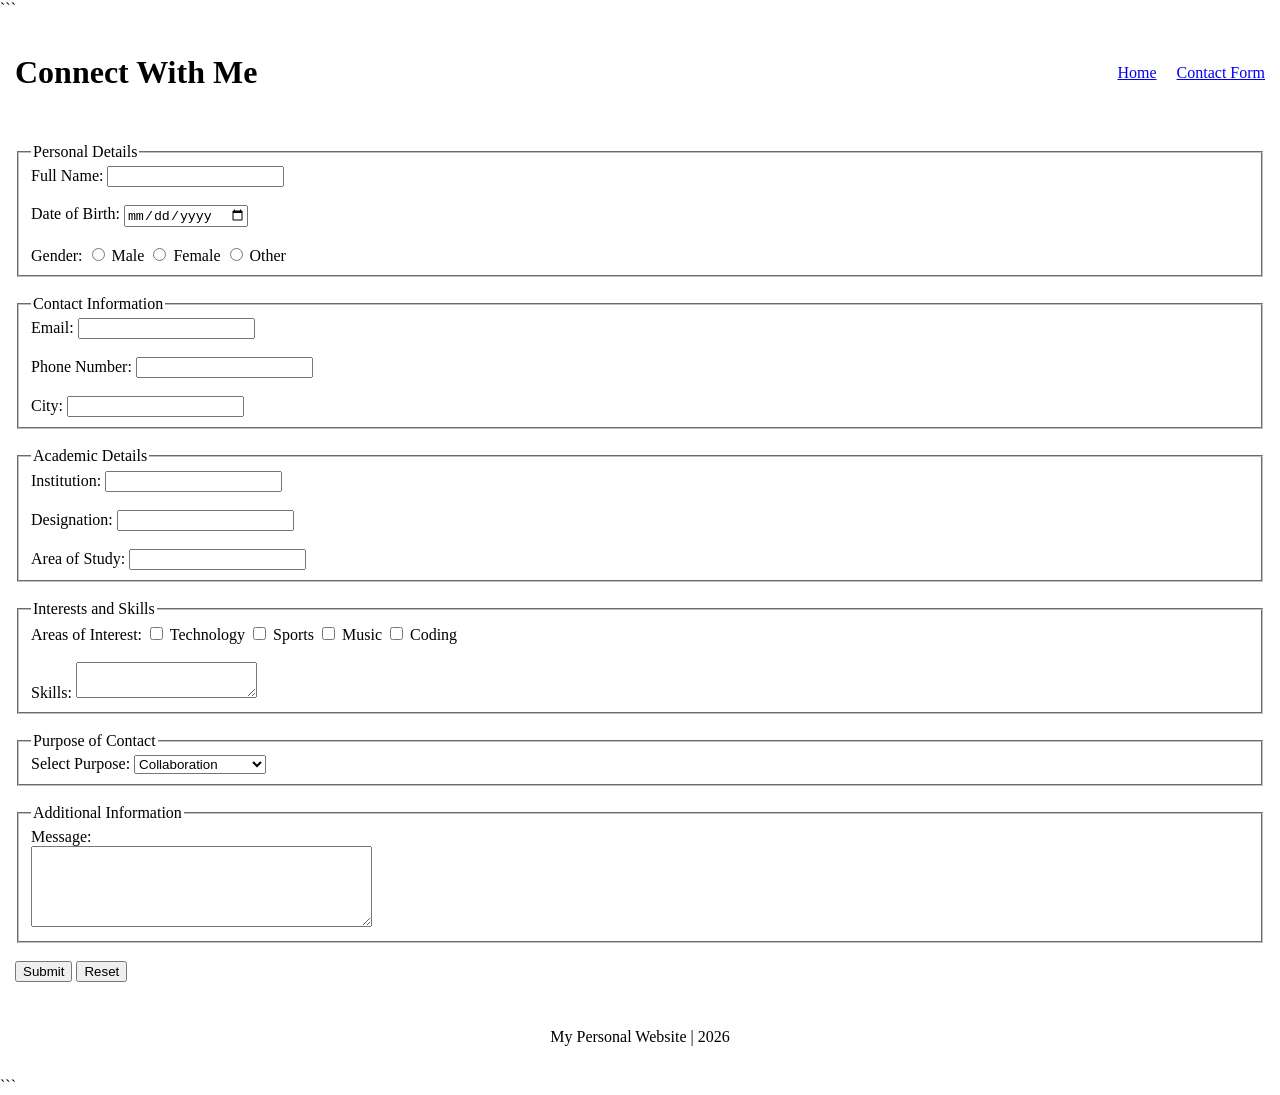
<file: PersonalWebsite/Experiment3/form.html>
<!DOCTYPE html>

<html lang="en">
<head>
    <meta charset="UTF-8">
    <meta name="viewport" content="width=device-width, initial-scale=1.0">
    <title>Connect With Me</title>
    <link rel="stylesheet" href="style.css">
</head>
<body>

```
<header>
    <h1>Connect With Me</h1>
    <nav>
        <a href="index.html">Home</a>
        <a href="form.html">Contact Form</a>
    </nav>
</header>

<main>

    <form>

        <fieldset>
            <legend>Personal Details</legend>

            <label for="name">Full Name:</label>
            <input type="text" id="name" name="name">

            <br><br>

            <label for="dob">Date of Birth:</label>
            <input type="date" id="dob" name="dob">

            <br><br>

            <label>Gender:</label>
            <input type="radio" name="gender" value="Male"> Male
            <input type="radio" name="gender" value="Female"> Female
            <input type="radio" name="gender" value="Other"> Other

        </fieldset>

        <br>

        <fieldset>
            <legend>Contact Information</legend>

            <label for="email">Email:</label>
            <input type="email" id="email" name="email">

            <br><br>

            <label for="phone">Phone Number:</label>
            <input type="tel" id="phone" name="phone">

            <br><br>

            <label for="city">City:</label>
            <input type="text" id="city" name="city">

        </fieldset>

        <br>

        <fieldset>
            <legend>Academic Details</legend>

            <label for="institution">Institution:</label>
            <input type="text" id="institution" name="institution">

            <br><br>

            <label for="designation">Designation:</label>
            <input type="text" id="designation" name="designation">

            <br><br>

            <label for="study">Area of Study:</label>
            <input type="text" id="study" name="study">

        </fieldset>

        <br>

        <fieldset>
            <legend>Interests and Skills</legend>

            <label>Areas of Interest:</label>

            <input type="checkbox" name="interest" value="Technology"> Technology
            <input type="checkbox" name="interest" value="Sports"> Sports
            <input type="checkbox" name="interest" value="Music"> Music
            <input type="checkbox" name="interest" value="Coding"> Coding

            <br><br>

            <label for="skills">Skills:</label>
            <textarea id="skills" name="skills"></textarea>

        </fieldset>

        <br>

        <fieldset>
            <legend>Purpose of Contact</legend>

            <label for="purpose">Select Purpose:</label>

            <select id="purpose" name="purpose">
                <option>Collaboration</option>
                <option>Project Discussion</option>
                <option>Networking</option>
                <option>General Enquiry</option>
            </select>

        </fieldset>

        <br>

        <fieldset>
            <legend>Additional Information</legend>

            <label for="message">Message:</label>
            <br>

            <textarea id="message" name="message"
                      rows="5" cols="40"></textarea>

        </fieldset>

        <br>

        <input type="submit" value="Submit">
        <input type="reset" value="Reset">

    </form>

</main>

<footer>
    <p>My Personal Website | 2026</p>
</footer>
```

</body>
</html>
</file>
<file: Facebook-Web/style.css>
* {
  box-sizing: border-box;
  }

body {
margin: 0;
font-family: Arial, sans-serif;
}

.navbar {
display: flex;
align-items: center;
padding: 10px 20px;
border-bottom: 1px solid black;
}

.navbar input {
margin-left: 30px;
padding: 8px;
}

.navigation {
margin-left: auto;
}

.navigation a {
margin-left: 20px;
}

.main-content {
display: flex;
min-height: calc(100vh - 60px);
}

.left-sidebar {
width: 20%;
padding: 20px;
border-right: 1px solid black;
}

.feed {
width: 60%;
padding: 20px;
}

.right-sidebar {
width: 20%;
padding: 20px;
border-left: 1px solid black;
}

.create-post {
border: 1px solid black;
padding: 15px;
margin-bottom: 20px;
}

.post {
border: 1px solid black;
padding: 15px;
margin-bottom: 20px;
}

.create-post textarea {
width: 100%;
height: 80px;
padding: 10px;
}

.create-post button {
margin-top: 10px;
padding: 8px 20px;
}

.profile-circle {
width: 60px;
height: 60px;
border: 1px solid black;
border-radius: 50%;
}

.post-figure {
width: 100%;
height: 250px;
border: 1px solid black;
}

.post-figure.small {
height: 150px;
}

.post-figure.square {
width: 300px;
height: 300px;
}

.profile {
display: flex;
align-items: center;
gap: 10px;
}

footer {
text-align: center;
padding: 10px;
}
/* Experiment 3: HTML Form */

.profile-form-section {
    border: 1px solid black;
    padding: 20px;
    margin-top: 25px;
    margin-bottom: 20px;
}

.profile-form-section h2 {
    text-align: center;
}

.profile-form-section > p {
    text-align: center;
}

.profile-form-section fieldset {
    margin-top: 20px;
    padding: 15px;
    border: 1px solid black;
}

.profile-form-section legend {
    font-weight: bold;
    padding: 5px;
}

.profile-form-section label {
    display: block;
    margin-top: 12px;
    margin-bottom: 5px;
}

.profile-form-section input[type="text"],
.profile-form-section input[type="email"],
.profile-form-section input[type="tel"],
.profile-form-section input[type="date"],
.profile-form-section select,
.profile-form-section textarea {
    width: 100%;
    padding: 10px;
    margin-bottom: 10px;
    border: 1px solid black;
}

.profile-form-section textarea {
    height: 70px;
}

.form-options {
    display: flex;
    align-items: center;
    flex-wrap: wrap;
    gap: 8px;
}

.form-options label {
    margin: 0 10px 0 0;
}

.profile-form-section button {
    padding: 10px 20px;
    margin-top: 15px;
    cursor: pointer;
}
</file>
<file: Telegram-Web/style.css>
* {
  box-sizing: border-box;
  }

body {
margin: 0;
font-family: Arial, sans-serif;
}

.telegram {
display: flex;
height: 100vh;
}

.sidebar {
width: 30%;
border-right: 1px solid black;
padding: 20px;
}

.sidebar input {
width: 100%;
padding: 10px;
margin-bottom: 20px;
}

.chat-item {
padding: 15px 5px;
border-bottom: 1px solid black;
}

.chat {
width: 70%;
display: flex;
flex-direction: column;
}

.chat-header {
padding: 15px;
border-bottom: 1px solid black;
}

.chat-header h2,
.chat-header p {
margin: 5px 0;
}

.messages {
flex: 1;
padding: 20px;
overflow-y: auto;
}

.message {
padding: 10px;
margin-bottom: 10px;
max-width: 60%;
border: 1px solid black;
}

.sent {
margin-left: auto;
}

.message-input {
display: flex;
padding: 10px;
border-top: 1px solid black;
}

.message-input input {
flex: 1;
padding: 10px;
}

.message-input button {
padding: 10px 20px;
}
/* Experiment 3: HTML Form */

.telegram-form-section {
    border: 1px solid black;
    padding: 20px;
    margin-top: 25px;
    margin-bottom: 20px;
    width: 100%;
}

.telegram-form-section h2 {
    text-align: center;
}

.telegram-form-section > p {
    text-align: center;
}

.telegram-form-section fieldset {
    margin-top: 20px;
    padding: 15px;
    border: 1px solid black;
}

.telegram-form-section legend {
    font-weight: bold;
    padding: 5px;
}

.telegram-form-section label {
    display: block;
    margin-top: 12px;
    margin-bottom: 5px;
}

.telegram-form-section input[type="text"],
.telegram-form-section input[type="email"],
.telegram-form-section input[type="tel"],
.telegram-form-section input[type="date"],
.telegram-form-section select,
.telegram-form-section textarea {
    width: 100%;
    padding: 10px;
    margin-bottom: 10px;
    border: 1px solid black;
    box-sizing: border-box;
}

.telegram-form-section textarea {
    height: 70px;
}

.telegram-options {
    display: flex;
    align-items: center;
    flex-wrap: wrap;
    gap: 8px;
}

.telegram-options label {
    margin: 0 10px 0 0;
}

.telegram-form-section button {
    padding: 10px 20px;
    margin-top: 15px;
    cursor: pointer;
}
</file>
<file: PersonalWebsite/Experiment3/style.css>
body {
margin: 0;
padding: 0;
}

header {
display: flex;
justify-content: space-between;
padding: 15px;
}

nav {
display: flex;
gap: 20px;
align-items: center;
}

.container {
display: grid;
grid-template-columns: 1fr 3fr 1fr;
gap: 20px;
padding: 20px;
}

aside, main, section, article, .profile {
padding: 15px;
}

.profile img {
width: 120px;
height: 120px;
}

footer {
text-align: center;
padding: 15px;
}
</file>
